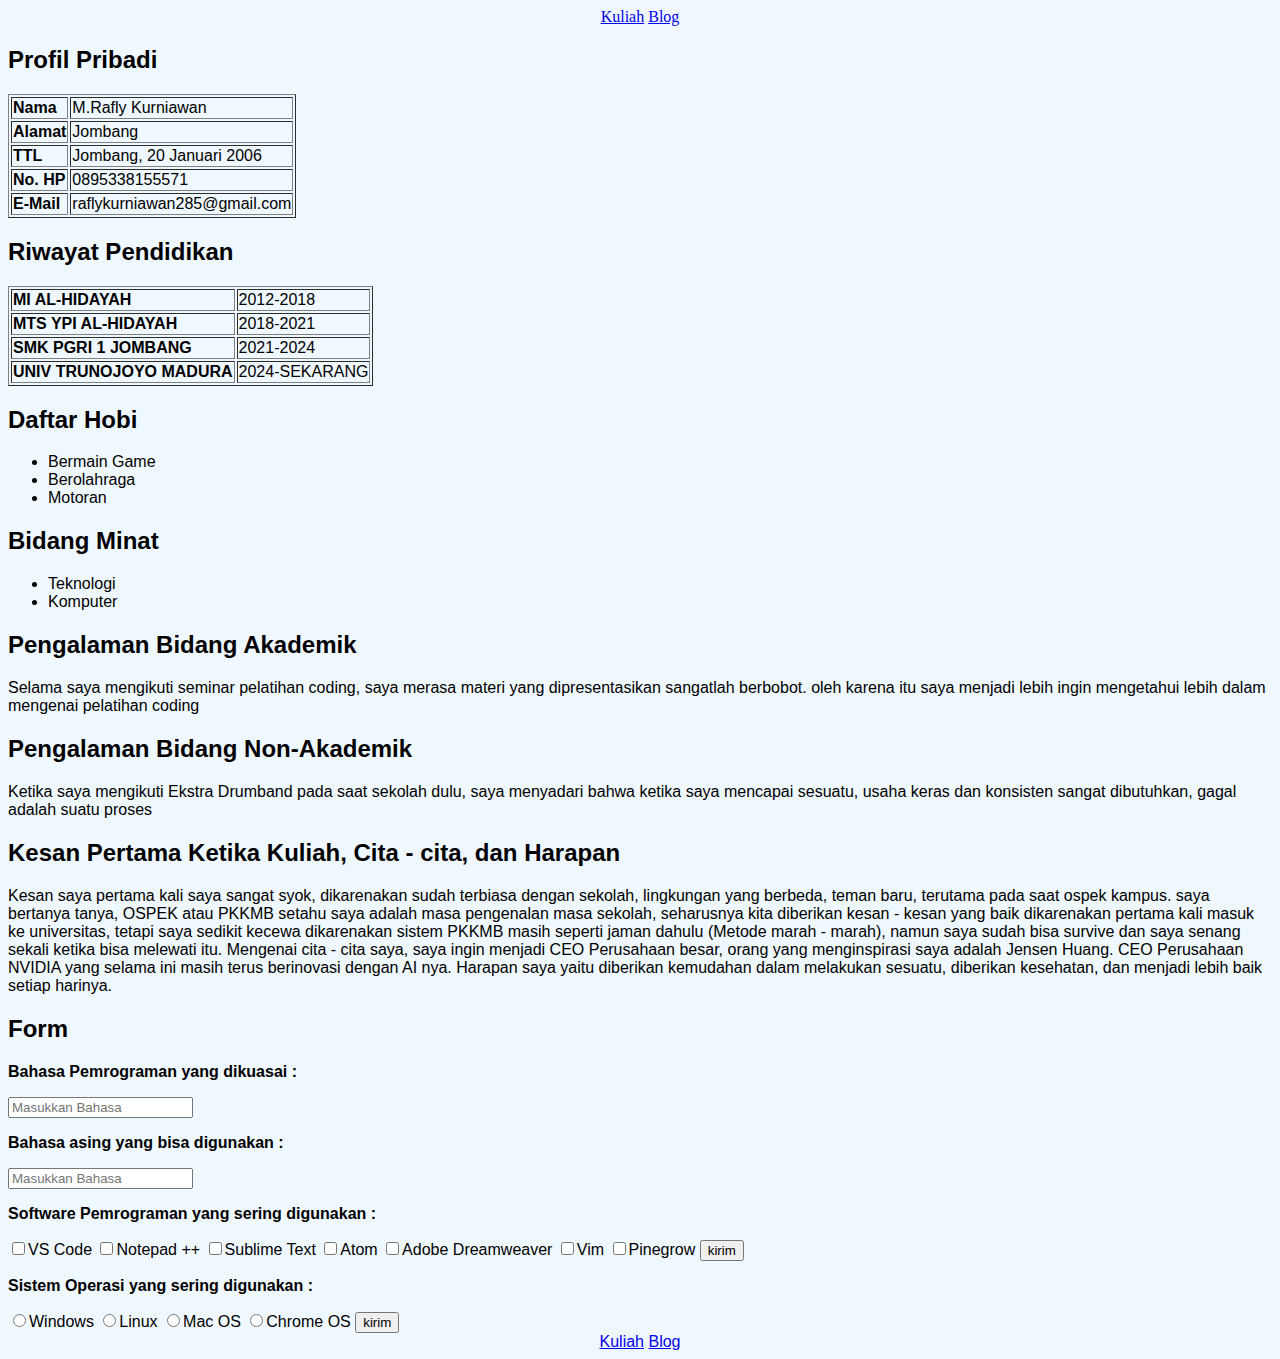
<file: modul-1/240441100086_M.Rafly Kurniawan/Halaman1.html>
<!DOCTYPE html>
<html lang="en">
<head>
    <meta charset="UTF-8">
    <meta name="viewport" content="width=device-width, initial-scale=1.0">
    <title>Profil Pribadi</title>
    <link rel="stylesheet" href="">
</head>

    
<body style="background-color:aliceblue">

    <center>
        <tr>
           <a href="Halaman2.html">Kuliah</a> 
           <a href="Halaman3.html">Blog</a> 
        </tr> 
    </center>
    
    <div style="font-family: 'Segoe UI', Tahoma, Geneva, Verdana, sans-serif;">
  
    <div>
        <h2>Profil Pribadi</h2>
            <table border="1">
                <tr>
                    <td><b>Nama</b></td>
                    <td>M.Rafly Kurniawan</td>
                </tr>
                <tr>
                    <td><b>Alamat<b></td>
                    <td>Jombang</td>
                </tr>
                <tr>
                    <td><b>TTL<b></td>
                    <td>Jombang, 20 Januari 2006</td>
                </tr>
                <tr>
                    <td><b>No. HP<b></td>
                    <td>0895338155571</td>
                </tr>
                <tr>
                    <td><b>E-Mail<b></td>
                    <td>raflykurniawan285@gmail.com</td>
                </tr>
            </table>
    
    <h2>Riwayat Pendidikan</h2>
    <table border="1">
        <tr>
            <td><b>MI AL-HIDAYAH</b></td>
            <td>2012-2018</td>
        </tr>
        <tr>
            <td><b>MTS YPI AL-HIDAYAH<b></td>
            <td>2018-2021</td>
        </tr>
        <tr>
            <td><b>SMK PGRI 1 JOMBANG<b></td>
            <td>2021-2024</td>
        </tr>
        <tr>
            <td><b>UNIV TRUNOJOYO MADURA<b></td>
            <td>2024-SEKARANG</td>
        </tr>

    </table>
    
    <h2>Daftar Hobi</h2>
    <ul>
        <li>Bermain Game</li>
        <li>Berolahraga</li>
        <li>Motoran</li>
    </ul>

    <h2>Bidang Minat</h2>
    <ul>
        <li>Teknologi</li>
        <li>Komputer</li>
    </ul>

    <h2>Pengalaman Bidang Akademik</h2>
       <p>Selama saya mengikuti seminar pelatihan coding, saya merasa materi yang dipresentasikan sangatlah berbobot. oleh karena itu saya menjadi lebih ingin mengetahui lebih dalam mengenai pelatihan coding</p>
    
    <h2>Pengalaman Bidang Non-Akademik</h2>
        <p>Ketika saya mengikuti Ekstra Drumband pada saat sekolah dulu, saya menyadari bahwa ketika saya mencapai sesuatu, usaha keras dan konsisten sangat dibutuhkan, gagal adalah suatu proses</p>

    <h2>Kesan Pertama Ketika Kuliah, Cita - cita, dan Harapan</h2>
        <p>Kesan saya pertama kali saya sangat syok, dikarenakan sudah terbiasa dengan sekolah, lingkungan yang berbeda, teman baru, terutama pada saat ospek kampus. saya bertanya tanya, OSPEK atau PKKMB setahu saya adalah masa pengenalan masa sekolah, seharusnya kita diberikan kesan - kesan yang baik dikarenakan pertama kali masuk ke universitas, tetapi saya sedikit kecewa dikarenakan sistem PKKMB masih seperti jaman dahulu (Metode marah - marah), namun saya sudah bisa survive dan saya senang sekali ketika bisa melewati itu. Mengenai cita - cita saya, saya ingin menjadi CEO Perusahaan besar, orang yang menginspirasi saya adalah Jensen Huang. CEO Perusahaan NVIDIA yang selama ini masih terus berinovasi dengan AI nya. 
            Harapan saya yaitu diberikan kemudahan dalam melakukan sesuatu, diberikan kesehatan, dan menjadi lebih baik setiap harinya.  </p>    

    <h2>Form</h2>
    <form action="">
        <p><b>Bahasa Pemrograman yang dikuasai :</b></p>
        <input type="text" placeholder="Masukkan Bahasa">
        <p><b>Bahasa asing yang bisa digunakan :</b></p>
        <input type="text" placeholder="Masukkan Bahasa">

        <p><b>Software Pemrograman yang sering digunakan :</b></p>
        <input type="checkbox" name="texteditor" id="">VS Code
        <input type="checkbox" name="texteditor" id="">Notepad ++
        <input type="checkbox" name="texteditor" id="">Sublime Text
        <input type="checkbox" name="texteditor" id="">Atom
        <input type="checkbox" name="texteditor" id="">Adobe Dreamweaver
        <input type="checkbox" name="texteditor" id="">Vim
        <input type="checkbox" name="texteditor" id="">Pinegrow

        <input type="submit" value="kirim">

        <p><b>Sistem Operasi yang sering digunakan :</b></p>
        <input type="radio" name="os" id="">Windows
        <input type="radio" name="os" id="">Linux
        <input type="radio" name="os" id="">Mac OS
        <input type="radio" name="os" id="">Chrome OS

        <input type="submit" value="kirim">

    </form>
    </div>
    <center>
        <tr>
           <a href="Halaman2.html">Kuliah</a> 
           <a href="Halaman3.html">Blog</a> 
        </tr> 
    </center>
</body>
</html>
</file>
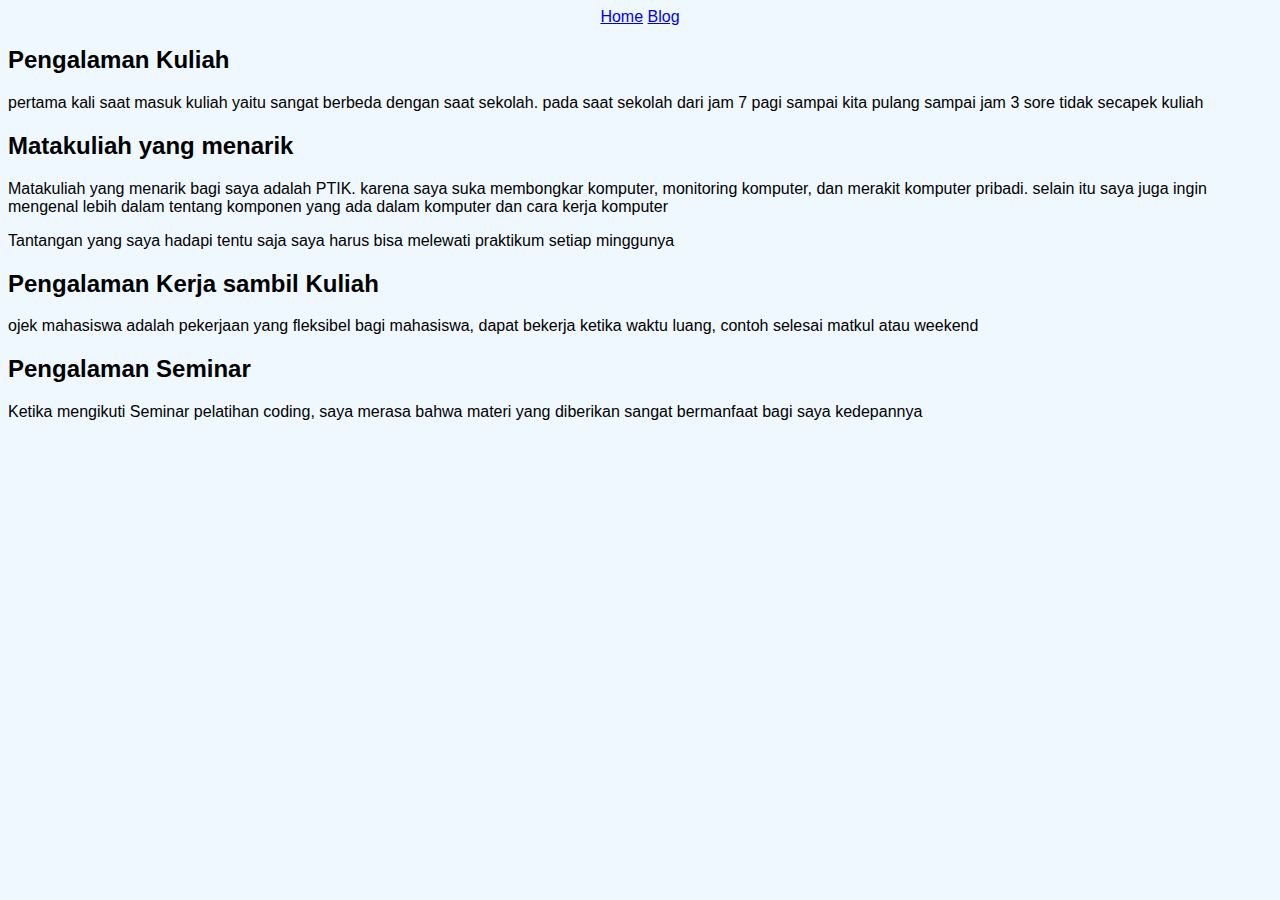
<file: modul-1/240441100086_M.Rafly Kurniawan/Halaman2.html>
<!DOCTYPE html>
<html lang="en">
<head>
    <meta charset="UTF-8">
    <meta name="viewport" content="width=device-width, initial-scale=1.0">
    <title>Pengalaman Kuliah</title>
    
</head>
<body style="background-color: aliceblue;">
    <div style="font-family: 'Segoe UI', Tahoma, Geneva, Verdana, sans-serif;">
        <center>
            <tr>
            <a href="Halaman1.html">Home</a> 
            <a href="Halaman3.html">Blog</a> 
            </tr> 
        </center>
        <h2>Pengalaman Kuliah</h2>
        <p> pertama kali saat masuk kuliah yaitu sangat berbeda dengan saat sekolah. pada saat sekolah dari jam 7 pagi sampai kita pulang sampai jam 3 sore tidak secapek kuliah</p>
        <h2>Matakuliah yang menarik</h2>
        <p> Matakuliah yang menarik bagi saya adalah PTIK. karena saya suka membongkar komputer, monitoring komputer, dan merakit komputer pribadi. selain itu saya juga ingin mengenal lebih dalam tentang komponen yang ada dalam komputer dan cara kerja komputer</p>
        <p>Tantangan yang saya hadapi tentu saja saya harus bisa melewati praktikum setiap minggunya </p>
        <h2>Pengalaman Kerja sambil Kuliah</h2>
        <p>ojek mahasiswa adalah pekerjaan yang fleksibel bagi mahasiswa, dapat bekerja ketika waktu luang, contoh selesai matkul atau weekend </p>

        <h2>Pengalaman Seminar</h2>
        <p>Ketika mengikuti Seminar pelatihan coding, saya merasa bahwa materi yang diberikan sangat bermanfaat bagi saya kedepannya</p>
    </div>
</body>
</html>
</file>
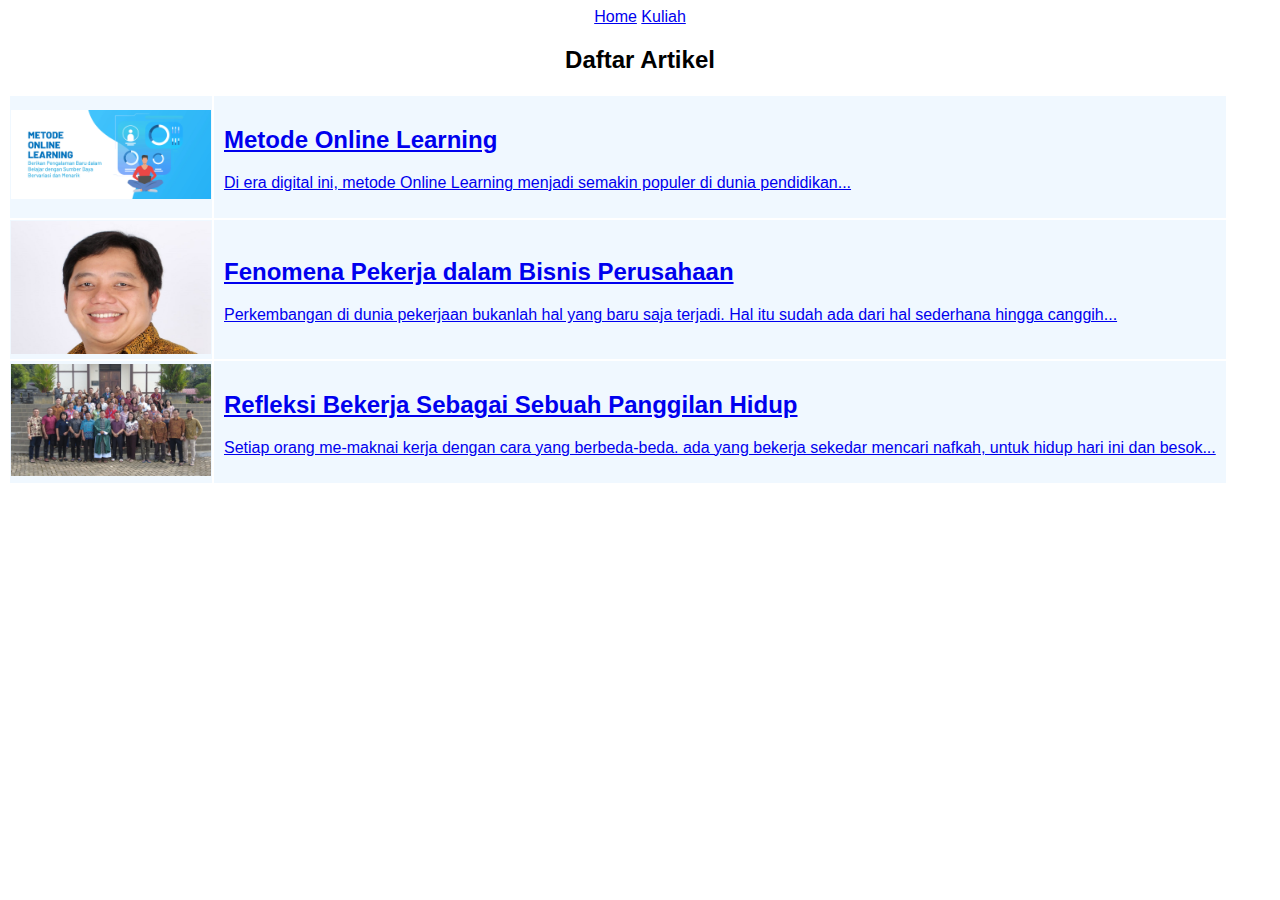
<file: modul-1/240441100086_M.Rafly Kurniawan/Halaman3.html>
<!DOCTYPE html>
<html lang="en">
<head>
    <meta charset="UTF-8">
    <meta name="viewport" content="width=device-width, initial-scale=1.0">
    <title>Blog</title>
</head>
<body style="font-family: 'Segoe UI', Tahoma, Geneva, Verdana, sans-serif;">
    <center>
        <tr>
           <a href="Halaman1.html">Home</a> 
           <a href="Halaman2.html">Kuliah</a> 
        </tr> 
   
    <h2>Daftar Artikel</h2>
    </center>
    <div>

        <table>
            <tr style="background-color:aliceblue"; size="100%">
                <td> <a href="https://online.binus.ac.id/2021/01/04/metode-online-learning-berikan-pengalaman-baru-dalam-belajar-dengan-sumber-daya-bervariasi-dan-menarik/"><img src="Web-Banner-Artikel-BOL-14-01.jpg" alt="Gambar artikel 1" width="200" "></a></td>
                <td style="padding: 10px;"><a href="https://online.binus.ac.id/2021/01/04/metode-online-learning-berikan-pengalaman-baru-dalam-belajar-dengan-sumber-daya-bervariasi-dan-menarik/"><h2>Metode Online Learning</h2></a>
                <a href="https://online.binus.ac.id/2021/01/04/metode-online-learning-berikan-pengalaman-baru-dalam-belajar-dengan-sumber-daya-bervariasi-dan-menarik/"><p>Di era digital ini, metode Online Learning menjadi semakin populer di dunia pendidikan...</p></a></td>
            </tr>



            <tr style="background-color:aliceblue;">
            <td> <a href="https://opini.harianjogja.com/read/2023/07/06/543/1140880/opini-fenomena-pekerja-dalam-bisnis-perusahaan"><img src="6_foto-opini-2.jpg" width="200" height="70%"></a></td>
            <td style="padding: 10px;"> <a href="https://opini.harianjogja.com/read/2023/07/06/543/1140880/opini-fenomena-pekerja-dalam-bisnis-perusahaan"><h2>Fenomena Pekerja dalam Bisnis Perusahaan</h2></a>
            <a href="https://opini.harianjogja.com/read/2023/07/06/543/1140880/opini-fenomena-pekerja-dalam-bisnis-perusahaan"><p>Perkembangan di dunia pekerjaan bukanlah hal yang baru saja terjadi. Hal itu sudah ada dari hal sederhana hingga canggih...</p></a></td>
            </tr>


            <tr style="background-color:aliceblue;">
                <td> <a href="https://puskopcuina.org/artikel/lihat/refleksi-bekerja-sebagai-sebuah-panggilan-hidup"><img src="artikel 3.jpg" width="200" height="70%"></a></td>
                <td style="padding: 10px;"> <a href="https://puskopcuina.org/artikel/lihat/refleksi-bekerja-sebagai-sebuah-panggilan-hidup"><h2>Refleksi Bekerja Sebagai Sebuah Panggilan Hidup</h2></a>
                <a href="https://puskopcuina.org/artikel/lihat/refleksi-bekerja-sebagai-sebuah-panggilan-hidup"><p>Setiap orang me-maknai kerja dengan cara yang berbeda-beda. ada yang bekerja sekedar mencari nafkah, untuk hidup hari ini dan besok...</p></a></td>
            </tr>
        </table>

        
    
</body>
</html>
</file>
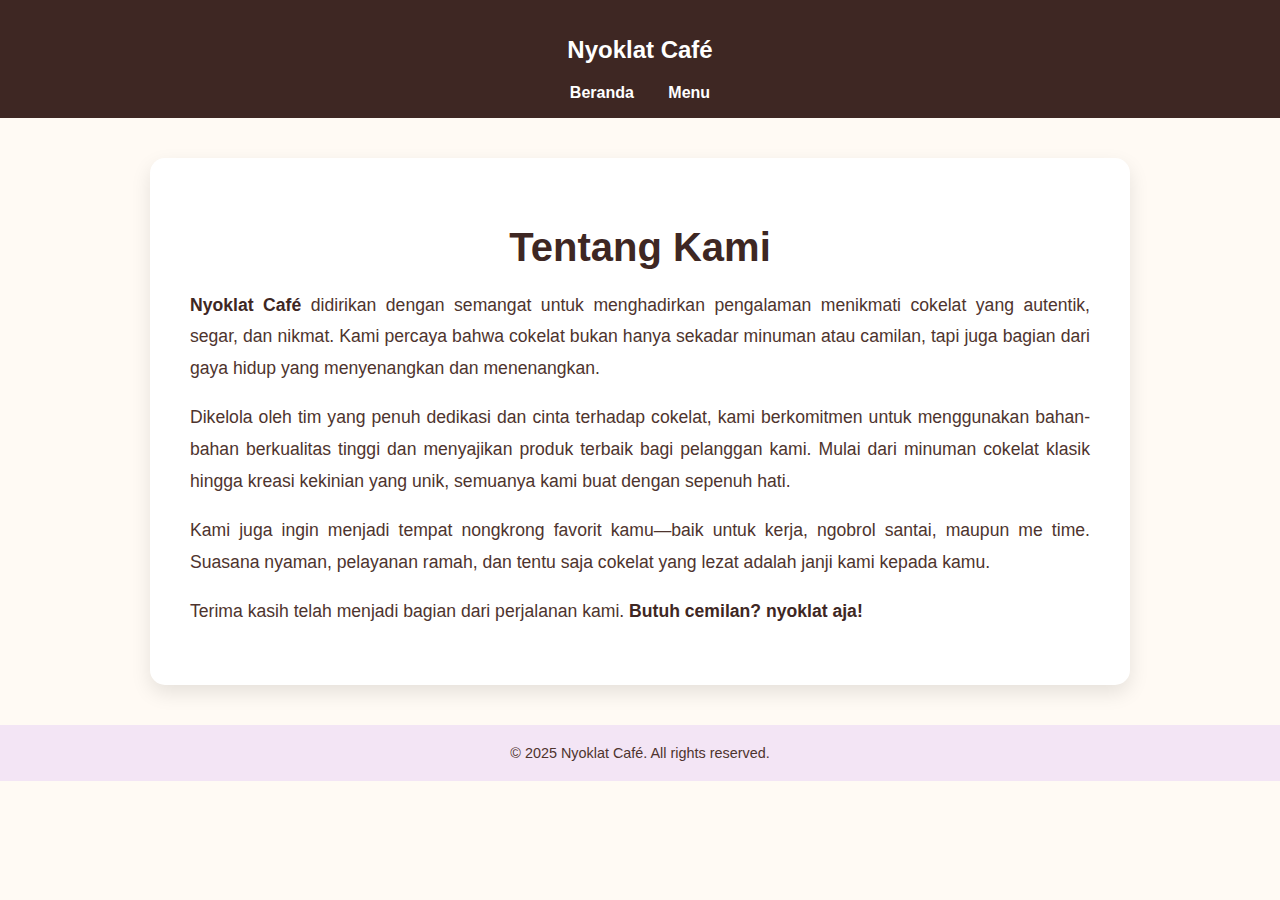
<file: modul-2/240441100086-M.Rafly Kurniawan/aboutus.html>
<!DOCTYPE html>
<html lang="en">
<head>
    <meta charset="UTF-8">
    <meta name="viewport" content="width=device-width, initial-scale=1.0">
    <title>About Us</title>
    <link rel="icon" type="coklat.png" href="coklat.png">
    <link rel="Stylesheet" href="about.css">
</head>
<body>
    <header>
        <h2>Nyoklat Café</h2>
        <nav>
          <a href="beranda.html">Beranda</a>
          <a href="menu.html">Menu</a>
        </nav>
    </header>
    
      <div class="container">
        <h1>Tentang Kami</h1>
        <p>
          <span class="highlight">Nyoklat Café</span> didirikan dengan semangat untuk menghadirkan pengalaman menikmati cokelat yang autentik, segar, dan nikmat. Kami percaya bahwa cokelat bukan hanya sekadar minuman atau camilan, tapi juga bagian dari gaya hidup yang menyenangkan dan menenangkan.
        </p>
        <p>
          Dikelola oleh tim yang penuh dedikasi dan cinta terhadap cokelat, kami berkomitmen untuk menggunakan bahan-bahan berkualitas tinggi dan menyajikan produk terbaik bagi pelanggan kami. Mulai dari minuman cokelat klasik hingga kreasi kekinian yang unik, semuanya kami buat dengan sepenuh hati.
        </p>
        <p>
          Kami juga ingin menjadi tempat nongkrong favorit kamu—baik untuk kerja, ngobrol santai, maupun me time. Suasana nyaman, pelayanan ramah, dan tentu saja cokelat yang lezat adalah janji kami kepada kamu.
        </p>
        <p>
          Terima kasih telah menjadi bagian dari perjalanan kami. <span class="highlight">Butuh cemilan? nyoklat aja!</span>
        </p>
      </div>
    
      <footer>
        &copy; 2025 Nyoklat Café. All rights reserved.
      </footer>
</body>
</html>
</file>
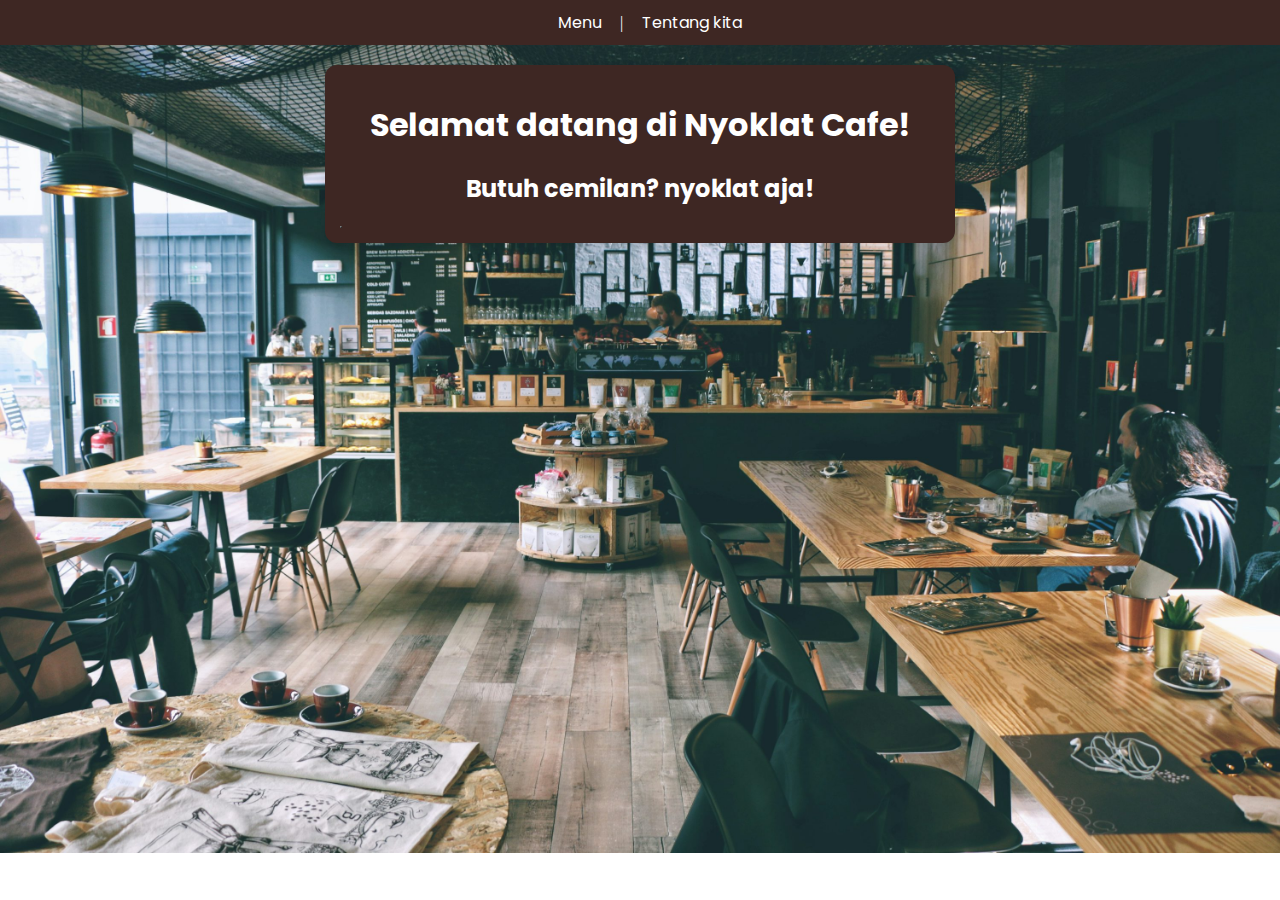
<file: modul-2/240441100086-M.Rafly Kurniawan/beranda.html>
<!DOCTYPE html>
<html lang="en">
<head>
    <meta charset="UTF-8">
    <meta name="viewport" content="width=device-width, initial-scale=1.0">
    <title>Nyoklat Cafe</title>
    <link rel="icon" type="coklat.png" href="coklat.png">
    <link rel="stylesheet" href="beranda.css">
    <meta name="viewport" content="width=device-width, initial-scale=1.0">
    <link href="https://fonts.googleapis.com/css2?family=Poppins&display=swap" rel="stylesheet">
</head>
<body>
    <center>
    <nav>
    <a href="menu.html" class="navigasi">Menu</a>
    |
    <a href="aboutus.html" class="navigasi">Tentang kita</a>
    </nav>
    <div class="hero">
    <table border="1">
      <h1>Selamat datang di Nyoklat Cafe!</h1>
      <h2>Butuh cemilan? nyoklat aja!</h2>
    </table>
    </div>
    </center>
</body>
</html>
</file>
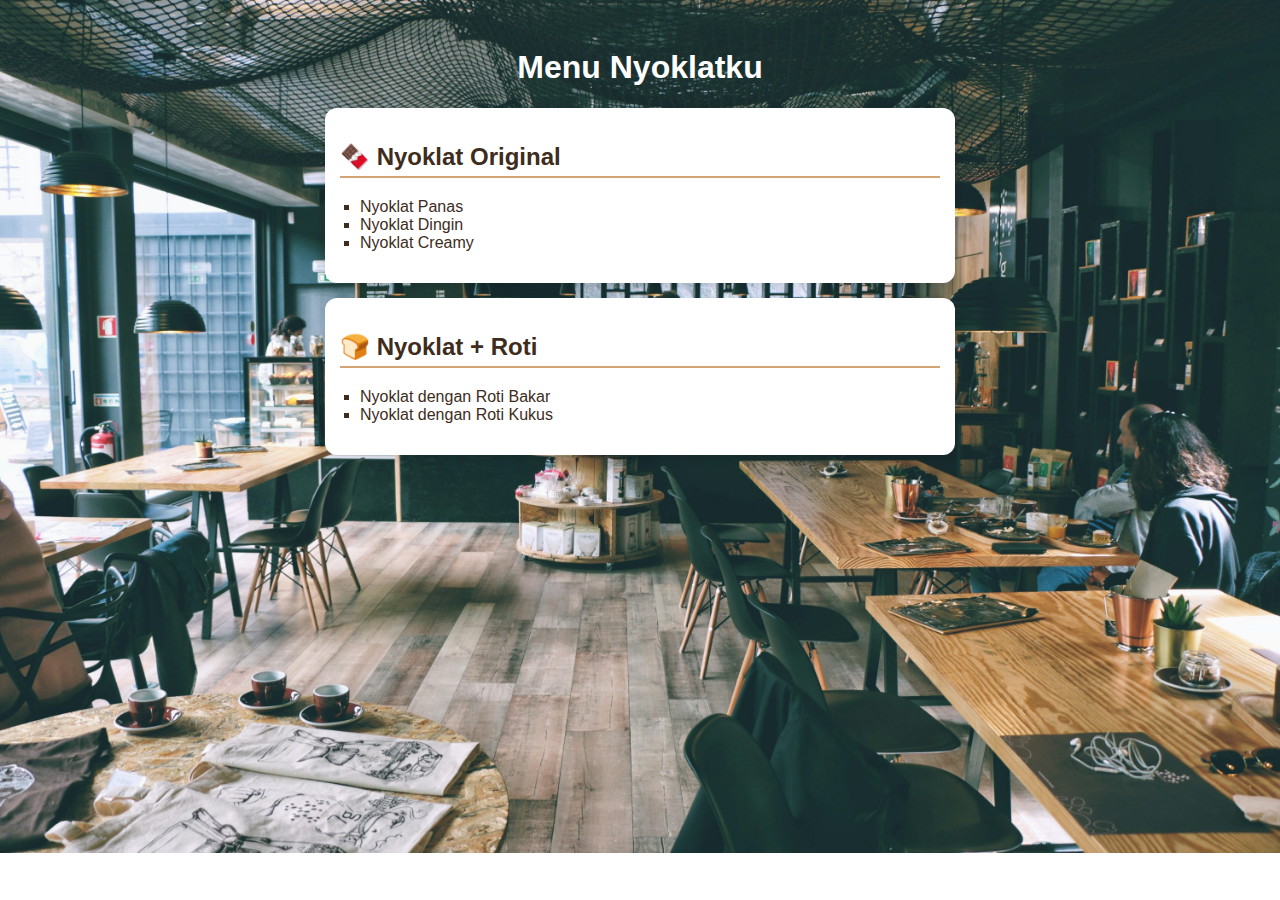
<file: modul-2/240441100086-M.Rafly Kurniawan/coba.html>
<!DOCTYPE html>
<html lang="id">
<head>
  <meta charset="UTF-8">
  <meta name="viewport" content="width=device-width, initial-scale=1.0">
  <link rel="icon" type="image/png" href="coklat.png">
  <title>Menu Nyoklatku</title>
  <style>
    body {
      font-family: Arial, sans-serif;
      background-image: url("bg1.jpg");
      background-size:cover;
      background-repeat: no-repeat;
      color: #3e2c1c;
      padding: 20px;
    }
    h1 {
      text-align: center;
      color: white;
      box-shadow: 0px 4px color(srgb rgb(0, 0, 0) green blue);
    }
    .menu-section {
      background-color: #fff;
      border-radius: 12px;
      padding: 15px;
      margin: 15px auto;
      max-width: 600px;
      box-shadow: 0 4px 8px rgba(0,0,0,0.1);
    }
    .menu-section h2 {
      border-bottom: 2px solid #d4a373;
      padding-bottom: 5px;
    }
    ul {
      list-style-type: square;
      padding-left: 20px;
    }
  </style>
</head>
<body>
    <h1>Menu Nyoklatku</h1>

    <div class="menu-section">
    <h2>🍫 Nyoklat Original</h2>
        <ul>
            <li>Nyoklat Panas</li>
            <li>Nyoklat Dingin</li>
            <li>Nyoklat Creamy</li>
        </ul>
    </div>

    <div class="menu-section">
        <h2>🍞 Nyoklat + Roti</h2>
        <ul>
          <li>Nyoklat dengan Roti Bakar</li>
          <li>Nyoklat dengan Roti Kukus</li>
        </ul>
      </div>
</body>
</html>
</file>
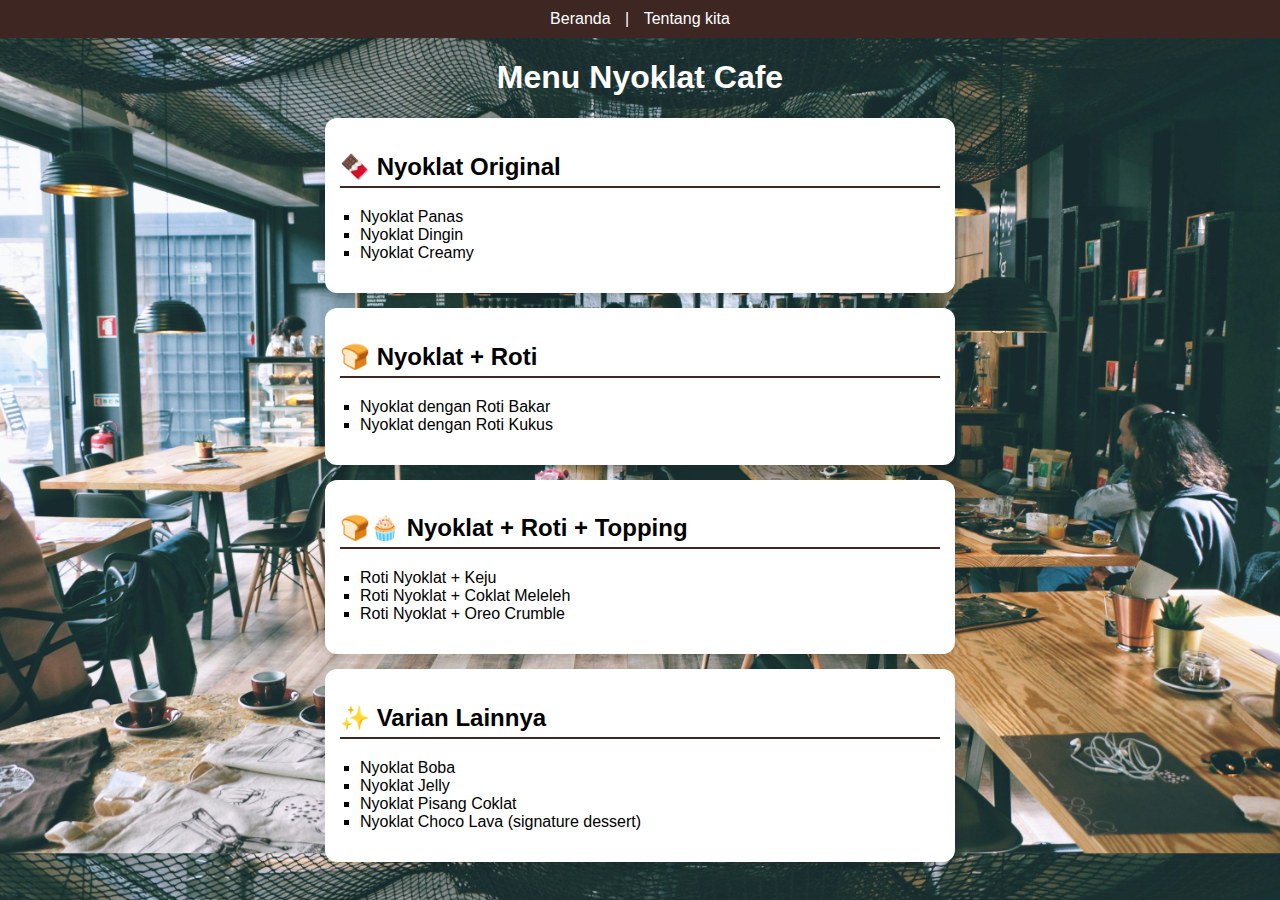
<file: modul-2/240441100086-M.Rafly Kurniawan/menu.html>
<!DOCTYPE html>
<html lang="id">
<head>
  <link rel="icon" type="image/png" href="coklat.png">
  <link rel="stylesheet" href="menu.css">
  <title>Menu</title>
</head>
<body>
  <nav>
  <center>
    <a href="beranda.html" class="nav">Beranda</a>  
    |
    <a href="aboutus.html" class="nav">Tentang kita</a>
  </center>
  </nav>

  <h1>Menu Nyoklat Cafe</h1>

  <div class="menu-section">
    <h2>🍫 Nyoklat Original</h2>
    <ul>
      <li>Nyoklat Panas</li>
      <li>Nyoklat Dingin</li>
      <li>Nyoklat Creamy</li>
    </ul>
  </div>

  <div class="menu-section">
    <h2>🍞 Nyoklat + Roti</h2>
    <ul>
      <li>Nyoklat dengan Roti Bakar</li>
      <li>Nyoklat dengan Roti Kukus</li>
    </ul>
  </div>

  <div class="menu-section">
    <h2>🍞🧁 Nyoklat + Roti + Topping</h2>
    <ul>
      <li>Roti Nyoklat + Keju</li>
      <li>Roti Nyoklat + Coklat Meleleh</li>
      <li>Roti Nyoklat + Oreo Crumble</li>
    </ul>
  </div>

  <div class="menu-section">
    <h2>✨ Varian Lainnya</h2>
    <ul>
      <li>Nyoklat Boba</li>
      <li>Nyoklat Jelly</li>
      <li>Nyoklat Pisang Coklat</li>
      <li>Nyoklat Choco Lava (signature dessert)</li>
    </ul>
  </div>

</body>
</html>
</file>
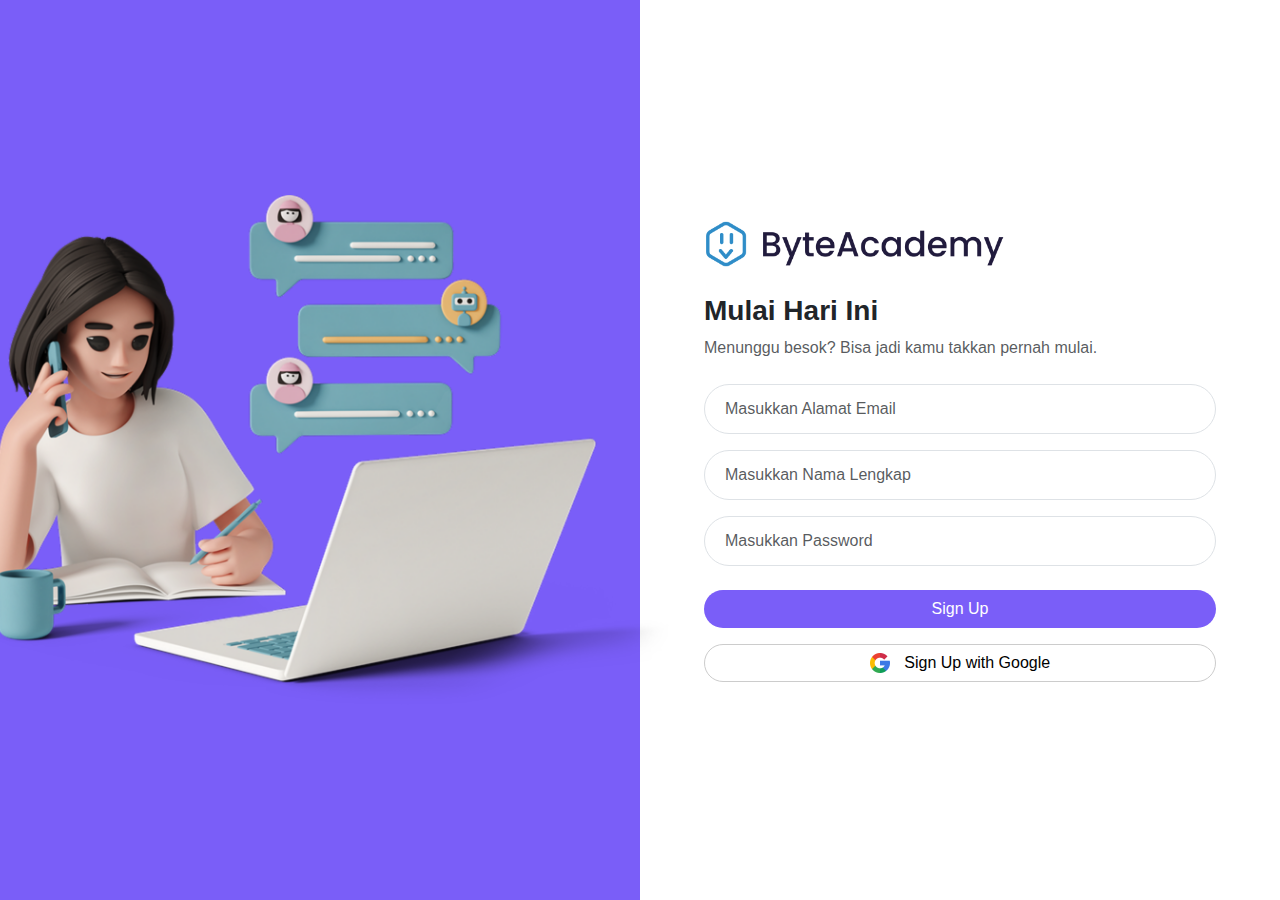
<file: modul-4/240441100086_M.Rafly Kurniawan/SignUp.html>
<!DOCTYPE html>
<html lang="id">
<head>
  <meta charset="UTF-8">
  <meta name="viewport" content="width=device-width, initial-scale=1">
  <title>Sign Up - ByteAcademy</title>
  <link href="https://cdn.jsdelivr.net/npm/bootstrap@5.3.3/dist/css/bootstrap.min.css" rel="stylesheet">
  <style>
    body, html {
      height: 100%;
      font-family: 'Poppins', sans-serif;
    }

    .left-side {
      background-color: #7a5ef8;
      display: flex;
      align-items: center;
      justify-content: center;
    }

    .left-side img {
      max-width: 120%;
      height: auto;
    }

    .form-control {
      border-radius: 30px;
      padding: 0.75rem 1.25rem;
    }

    .btn-purple {
      background-color: #7a5ef8;
      color: white;
      border-radius: 30px;
    }

    .btn-google {
      border-radius: 30px;
      background-color: #fff;
      border: 1px solid #ccc;
      color: #000;
    }

    .btn-google img {
      height: 20px;
      margin-right: 10px;
    }

    .form-section {
      padding: 4rem;
    }

    .logo-text {
      font-size: 1.5rem;
      font-weight: bold;
      color: #2B2D42;
    }

    .logo-icon {
      width: 300px;
      height: auto;
      margin-right: 8px;
    }

    @media (max-width: 768px) {
      .left-side {
        display: none;
      }
    }
  </style>
</head>
<body>

<div class="container-fluid h-100">
  <div class="row h-100">
    <div class="col-md-6 left-side">
      <img src="Gambar 5.png" alt="Belajar Ilustrasi" style="width: 700px;">
    </div>


    <div class="col-md-6 d-flex align-items-center form-section">
      <div class="w-100">
        <div class="d-flex align-items-center mb-4">
          <img src="logo.png" alt="Logo" class="logo-icon">
          
        </div>
        <h3 class="mb-2 fw-semibold">Mulai Hari Ini</h3>
        <p class="text-muted mb-4">Menunggu besok? Bisa jadi kamu takkan pernah mulai.</p>
        
        <form id="signupForm">
          <div class="mb-3">
            <input type="email" class="form-control" id="email" placeholder="Masukkan Alamat Email">
          </div>
          <div class="mb-3">
            <input type="text" class="form-control" id="fullname" placeholder="Masukkan Nama Lengkap">
          </div>
          <div class="mb-4">
            <input type="password" class="form-control" id="password" placeholder="Masukkan Password">
          </div>
          <div class="d-grid mb-3">
            <button type="submit" class="btn btn-purple">Sign Up</button>
          </div>
          <div class="d-grid">
            <button type="button" class="btn btn-google">
              <img src="ic_google.png" alt="Google Icon">
              Sign Up with Google
            </button>
          </div>
        </form>
      </div>
    </div>
  </div>
</div>

<script src="https://cdn.jsdelivr.net/npm/bootstrap@5.3.3/dist/js/bootstrap.bundle.min.js"></script>
<script>
  document.getElementById("signupForm").addEventListener("submit", function(e) {
    e.preventDefault();
    
    const email = document.getElementById("email").value.trim();
    const fullname = document.getElementById("fullname").value.trim();
    const password = document.getElementById("password").value.trim();
    
    if (!email || !fullname || !password) {
      alert("Semua kolom wajib diisi!");
      return;
    }
    alert("Pendaftaran berhasil!");
  });
</script>
</body>
</html>
</file>
<file: modul-2/240441100086-M.Rafly Kurniawan/about.css>
body {
    margin: 0;
    padding: 0;
    font-family: 'Poppins', sans-serif;
    background-color: #fffaf4;
    color: #4e342e;
  }

  header {
    background-color: #3e2723;
    padding: 1rem 2rem;
    color: white;
    text-align: center;
  }

  nav {
    margin-top: 10px;
  }

  nav a {
    margin: 0 15px;
    color: white;
    text-decoration: none;
    font-weight: 600;
  }


  .container {
    max-width: 900px;
    margin: 40px auto;
    background-color: #ffffff;
    padding: 40px;
    border-radius: 15px;
    box-shadow: 0 8px 20px rgba(0,0,0,0.1);
  }

  h1 {
    text-align: center;
    font-size: 2.5em;
    margin-bottom: 20px;
    color: #3e2723;
  }

  p {
    font-size: 1.1em;
    line-height: 1.8em;
    text-align: justify;
  }

  .highlight {
    color: #3e2723;
    font-weight: 600;
  }

  footer {
    text-align: center;
    margin-top: 40px;
    padding: 20px;
    background-color: #f3e5f5;
    font-size: 0.9em;
  }
</file>
<file: modul-2/240441100086-M.Rafly Kurniawan/beranda.css>
body, html {
    background-size: cover;
    background-repeat:no-repeat;
    background-image: url("bg1.jpg");
    padding: 0;
    margin: 0;
}

nav {
    color:white;
    flex-direction: column;
    width: 100%;
    background-color: #3e2723;
    padding: 10px;

}


nav a {
    font-family:'poppins',sans-serif;
    text-decoration:none;
    font-size: 1rem;
    text-align:center;
    color: white;
    padding: 15px;

}

.hero {
    color:white;
    top:40%;
    align-items: center;
    text-align: center;
    font-family: 'poppins',sans-serif;
    background-color: #3e2723;
    border-radius: 12px;
    margin:20px auto;
    padding: 15px;
    max-width: 600px;
    box-shadow: 0 4px 8px rgba(0,0,0,0.1);
}
</file>
<file: modul-2/240441100086-M.Rafly Kurniawan/menu.css>
body {
    padding: 0;
    height:0;
    margin: 0;
    font-family: 'poppins',sans-serif;
    background-size: cover;
    background-image: url("bg1.jpg");
  }

nav {
    padding: 10px;
    text-decoration: none;
    text-align: center;
    font-family:'poppins', sans-serif ;
    margin: 0;
    color:white;
    background-color: #3e2723;
  }

h1 {
    text-align: center;
    color: white;
    box-shadow: 0px 4px color(srgb rgb(0, 0, 0) green blue);
  }

.nav {
    padding: 10px;
    text-align: center;
    color: white;
    text-decoration: none;
  }

.menu-section {
    background-color: #fff;
    border-radius: 12px;
    padding: 15px;
    margin: 15px auto;
    max-width: 600px;
    box-shadow: 0 4px 8px rgba(0,0,0,0.1);
}
  
.menu-section h2 {
    border-bottom: 2px solid #3e2723;
    padding-bottom: 5px;
  }

  ul {
    list-style-type: square;
    padding-left: 20px;
  }
</file>
